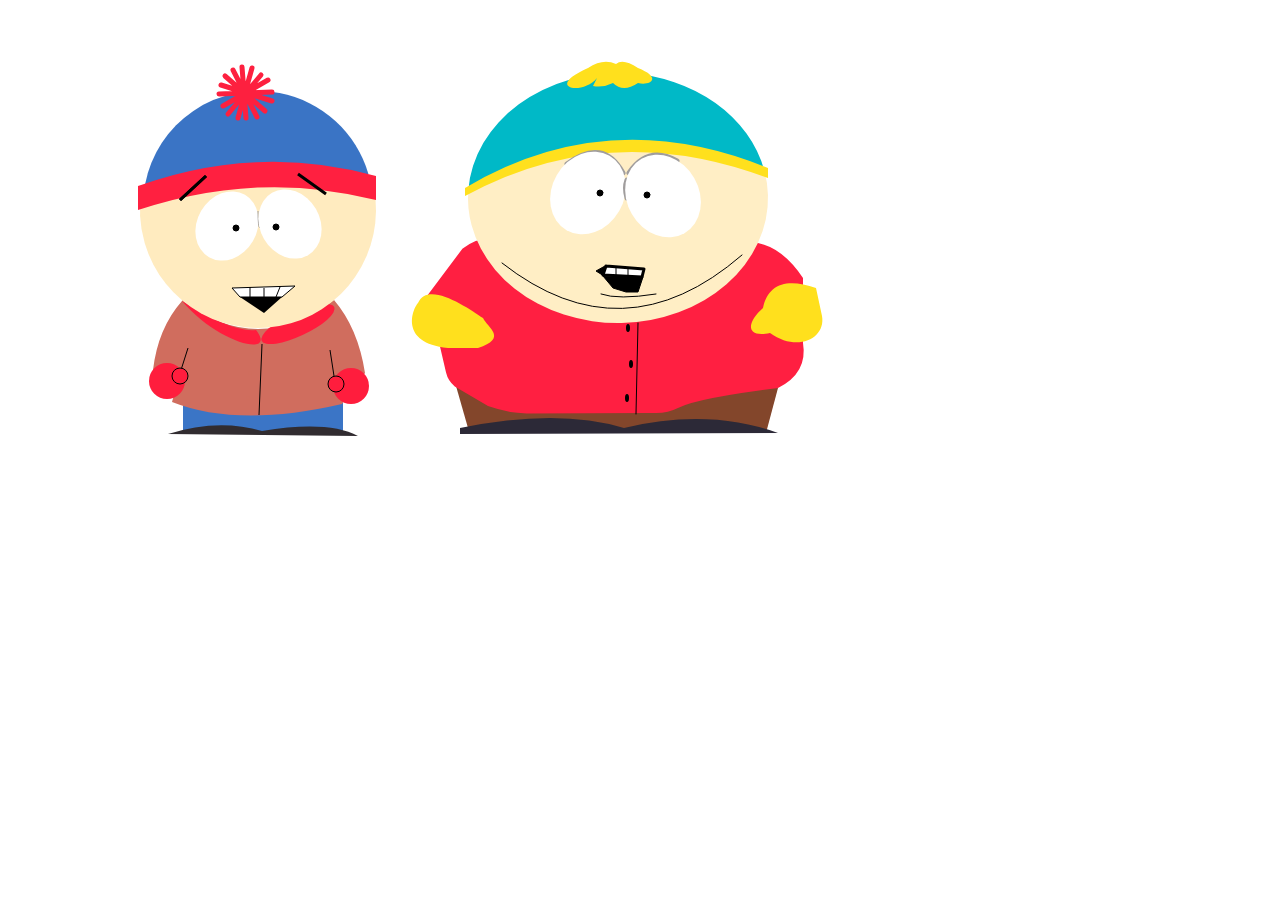
<file: lw14/index.html>
<!DOCTYPE html>
<html lang="en">
    
<head>
    <meta charset="UTF-8">
    <meta http-equiv="X-UA-Compatible" content="IE=edge">
    <meta name="viewport" content="width=device-width, initial-scale=1.0">
    <title>Lw14</title>
</head>

<body>
    <canvas id="canvas" width="1000" height="600"></canvas>
    <script src="main.js"></script>
</body>

</html>
</file>
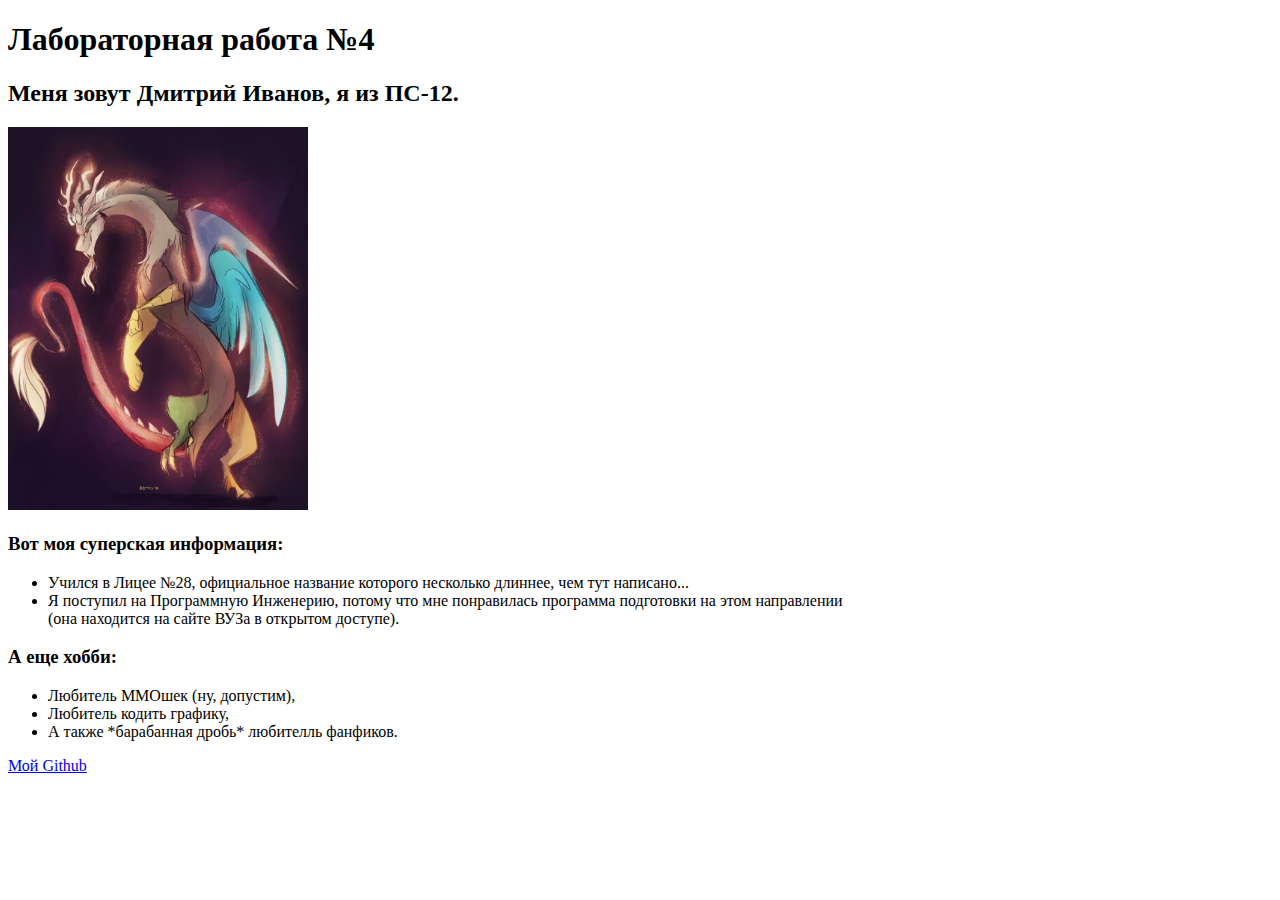
<file: lw4/index.html>
<!DOCTYPE html>
<html lang="ru">

<head>
    <meta charset="utf-8">
    <title>Приветик</title>
</head>

<body>
    <header>
        <h1>Лабораторная работа  №4</h1>
    </header>
    <main>
        <h2>Меня зовут Дмитрий Иванов, я из ПС-12.</h2>
        <img src="images/avatar.jpg" alt="avatar" width="300"/>
        <section>
            <h3>Вот моя суперская информация:</h3>
            <ul>
                <li>Учился в Лицее №28, официальное название которого несколько длиннее, чем тут написано...</li>
                <li>Я поступил на Программную Инженерию, потому что мне понравилась программа подготовки на этом направлении<br/>
                    (она находится  на сайте ВУЗа в открытом доступе).
                </li>
            </ul>
        </section>
        <section>
            <h3>А еще хобби:</h3>
            <ul>
                <li>Любитель ММОшек (ну, допустим),</li>
                <li>Любитель кодить графику,</li>
                <li>А также *барабанная дробь* любителль фанфиков.</li>
            </ul>
        </section>
    </main>
    <footer> 
        <a href="https://github.com/daug32/">
            Мой Github
        </a>
    </footer>
</body>

</html>
</file>
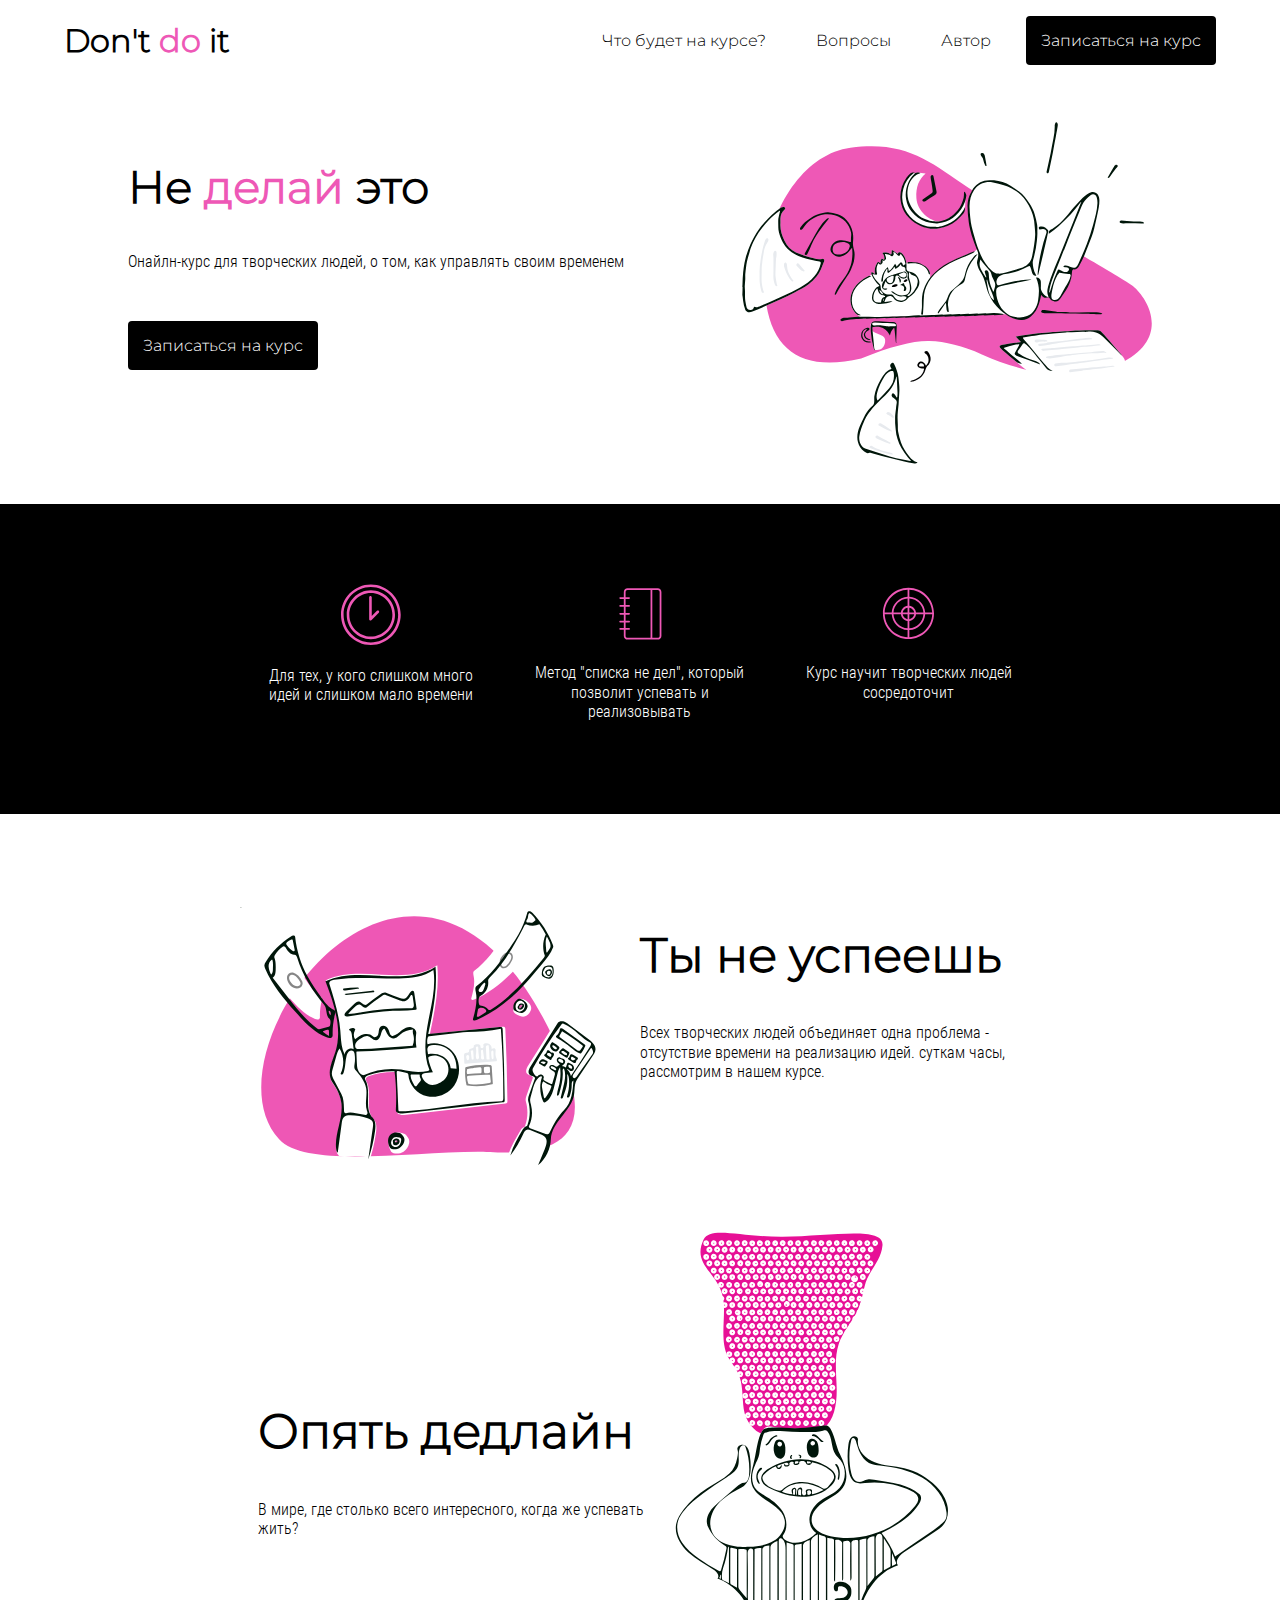
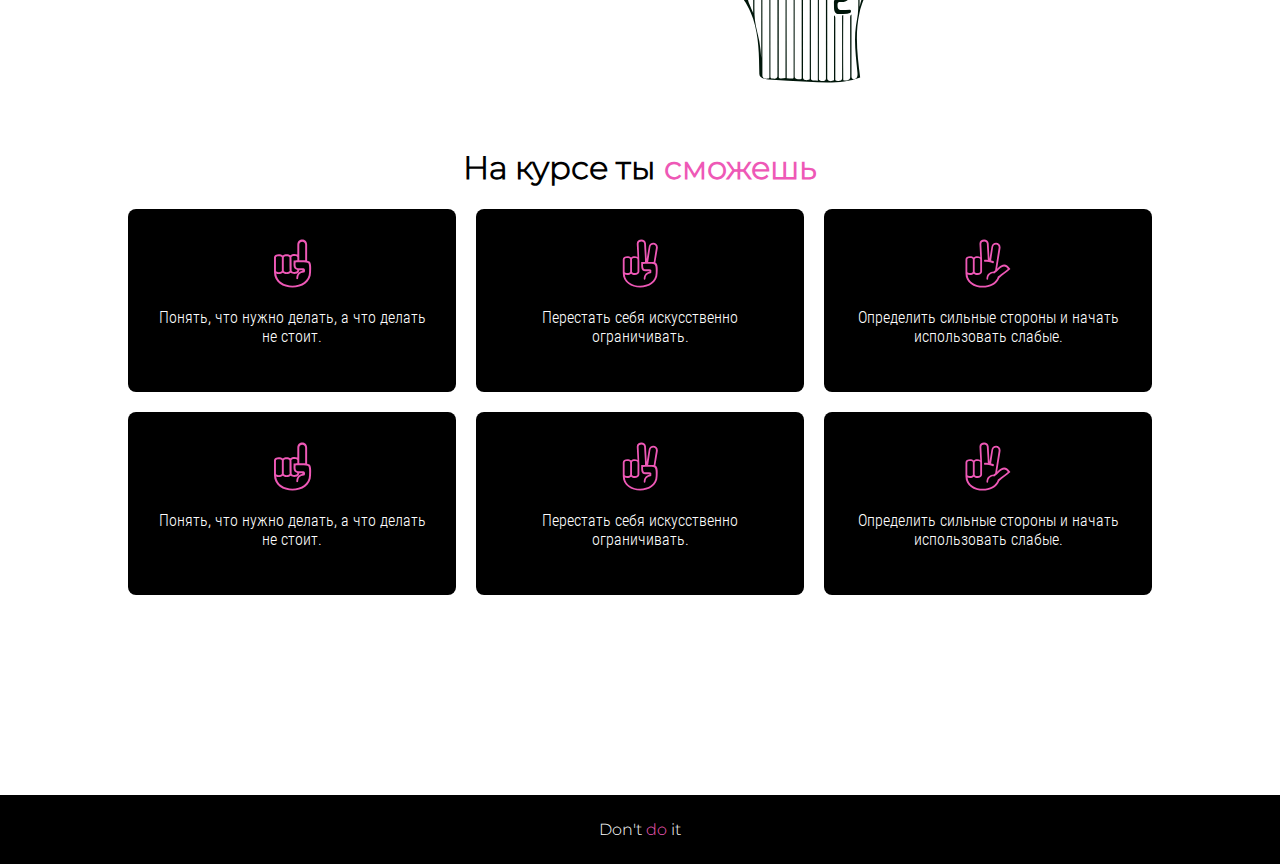
<file: lw5/index.html>
<!DOCTYPE html>
<html lang="ru">
<head>
    <meta name="viewport" content="width=device-width, initial-scale=1.0">
    <link rel="stylesheet" href="styles/style.css" />
    <meta charset="UTF-8">
    <title>LabWork 5</title>
</head>
<body>

    <header class="header">
        <h1 class="title">Don't <span class="marked-text">do</span> it</h1>
        <section class="header__ref-container">
            <a href="" class="header__nav-ref title">Что будет на курсе?</a>
            <a href="" class="header__nav-ref title">Вопросы</a>
            <a href="" class="header__nav-ref title">Автор</a>
            <a href="" class="header__nav-ref course-button title">Записаться на курс</a>
        </section>
    </header>

    <main>
        <div class="top">
            <section class="top__section">
                <h2 class="top__header title">
                    Не <span class="title marked-text">делай</span> это
                </h2>
                <p class="top__text text">
                    Онайлн-курс для творческих людей, о том, как управлять своим временем
                </p>
                <a href="" class="course-button title">
                    Записаться на курс
                </a>
            </section>
            <img class="top__img" src="images/ChillMan.svg" alt="" />
        </div>
        
        <div class="marked-line">

            <div class="marked-line__item">
                <img class="marked-line__item-img" src="images/Clock.svg" alt="">
                <p class="marked-line__item-text text">
                    Для тех, у кого слишком много идей и слишком мало времени
                </p>
            </div>
            <div class="marked-line__item">
                <img class="marked-line__item-img" src="images/Notebook.svg" alt="">
                <p class="marked-line__item-text text">
                    Метод "списка не дел", который позволит успевать и реализовывать
                </p>
            </div>
            <div class="marked-line__item">
                <img class="marked-line__item-img" src="images/Target.svg" alt="">
                <p class="marked-line__item-text text">
                    Курс научит творческих людей сосредоточит
                </p>
            </div>

        </div>

        <div class="block">
            <img src="images/Finances.svg" alt="" class="block__img" />
            <section>
                <h2 class="block__header title">Ты не успеешь</h2>
                <p class="block__text text">
                    Всех творческих людей объединяет одна проблема - отсутствие времени на 
                    реализацию идей.  суткам часы, рассмотрим в нашем курсе.
                </p>
            </section>
        </div>

        <div class="block">
            <section>
                <h2 class="block__header title">Опять дедлайн</h2>
                <p class="block__text text">
                    В мире, где столько всего интересного, когда же успевать жить?
                </p>
            </section>
            <img src="images/MindBlowing.svg" alt="" class="block__img" />
        </div>

        <div class="abilities">
            <h1 class="abilities__header title">
                На курсе ты <span class="marked-text title">сможешь</span>
            </h1>
            <div class="abilities__container">
                
                <div class="abilities__item">
                    <img class="abilites__item-img" src="images/Finger1.svg" alt="">
                    <p class="abilities__item-text text">
                        Понять, что нужно делать, а что делать не стоит.
                    </p>
                </div>
                <div class="abilities__item">
                    <img class="abilites__item-img" src="images/Finger2.svg" alt="">
                    <p class="abilities__item-text text">
                        Перестать себя искусственно ограничивать.
                    </p>
                </div>
                <div class="abilities__item">
                    <img class="abilites__item-img" src="images/Finger3.svg" alt="">
                    <p class="abilities__item-text text">
                        Определить сильные стороны и начать использовать слабые.
                    </p>
                </div>
                <div class="abilities__item">
                    <img class="abilites__item-img" src="images/Finger1.svg" alt="">
                    <p class="abilities__item-text text">
                        Понять, что нужно делать, а что делать не стоит.
                    </p>
                </div>
                <div class="abilities__item">
                    <img class="abilites__item-img" src="images/Finger2.svg" alt="">
                    <p class="abilities__item-text text">
                        Перестать себя искусственно ограничивать.
                    </p>
                </div>
                <div class="abilities__item">
                    <img class="abilites__item-img" src="images/Finger3.svg" alt="">
                    <p class="abilities__item-text text">
                        Определить сильные стороны и начать использовать слабые.
                    </p>
                </div>
                
            </div>
        </div>
    </main>

    <footer class="footer">
        <p class="footer__logo title">Don't <span class="marked-text title">do</span> it</px>
    </footer>

</body>
</html>
</file>
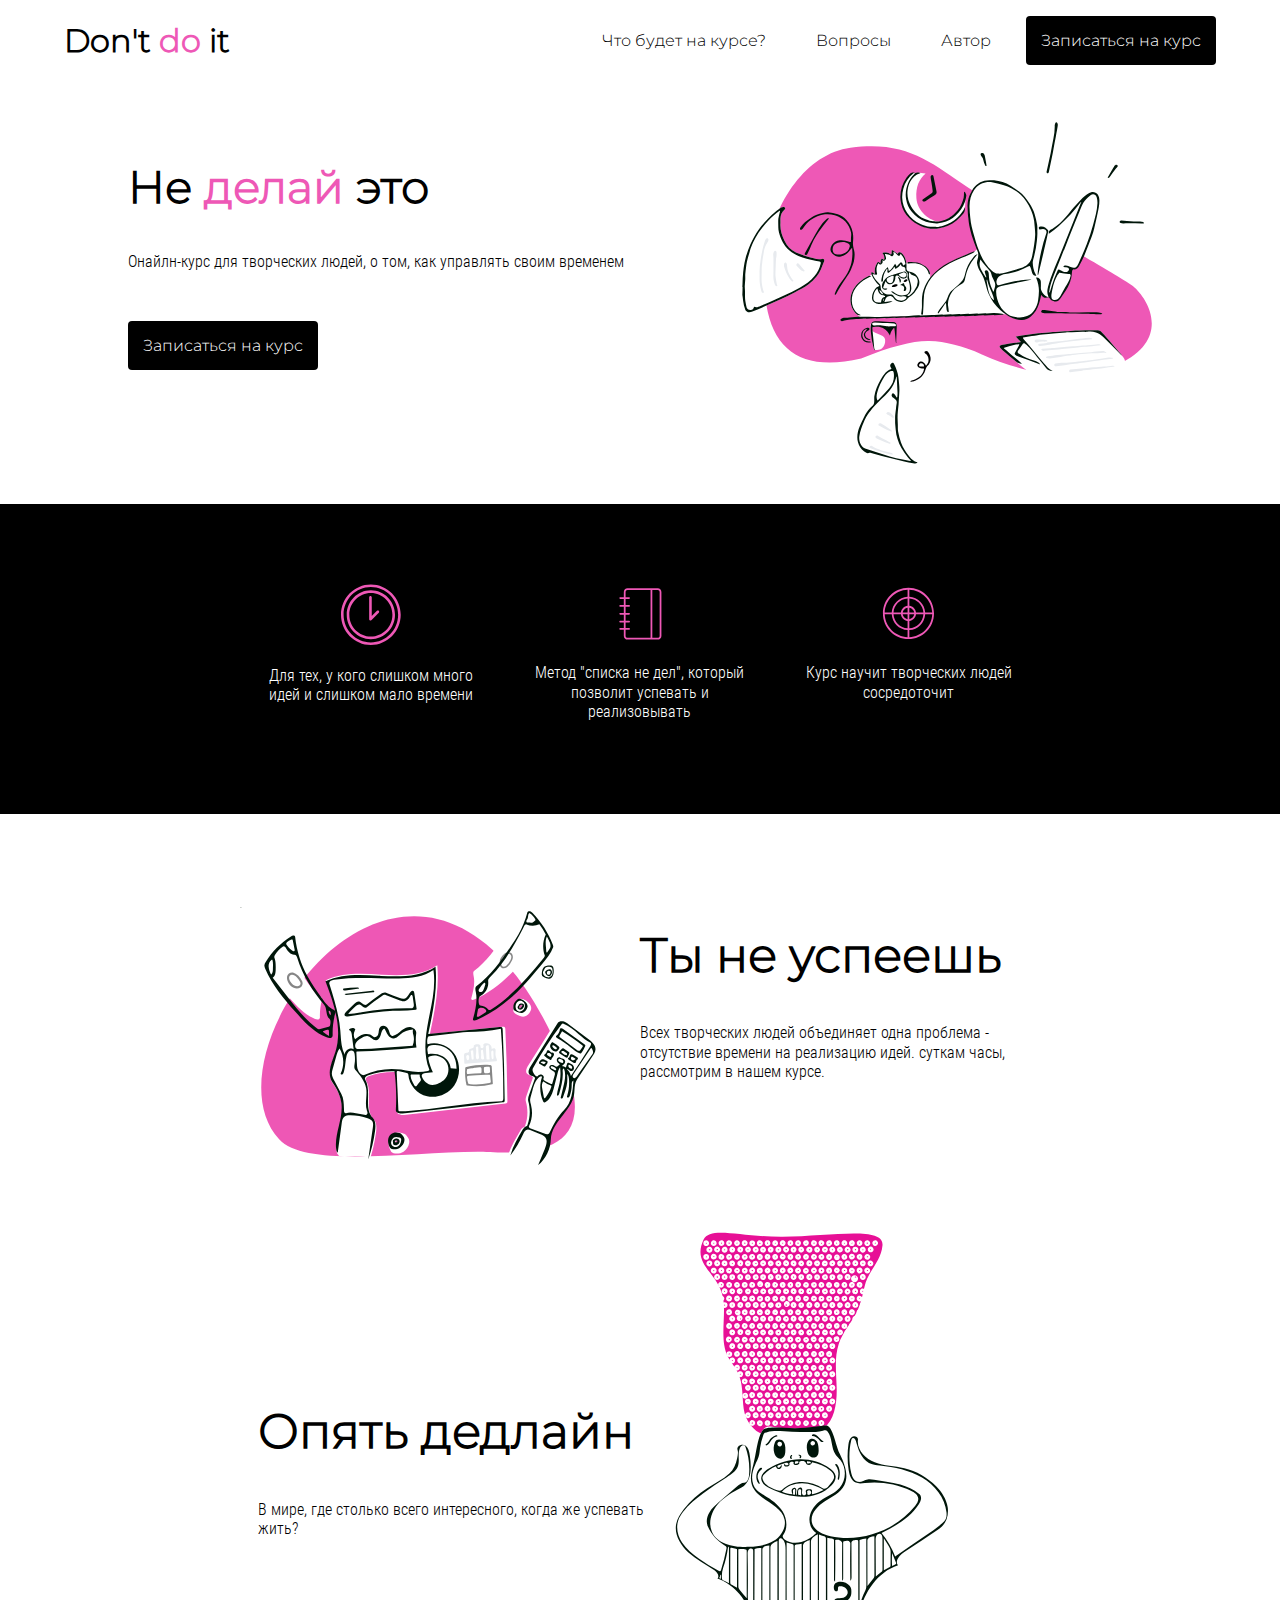
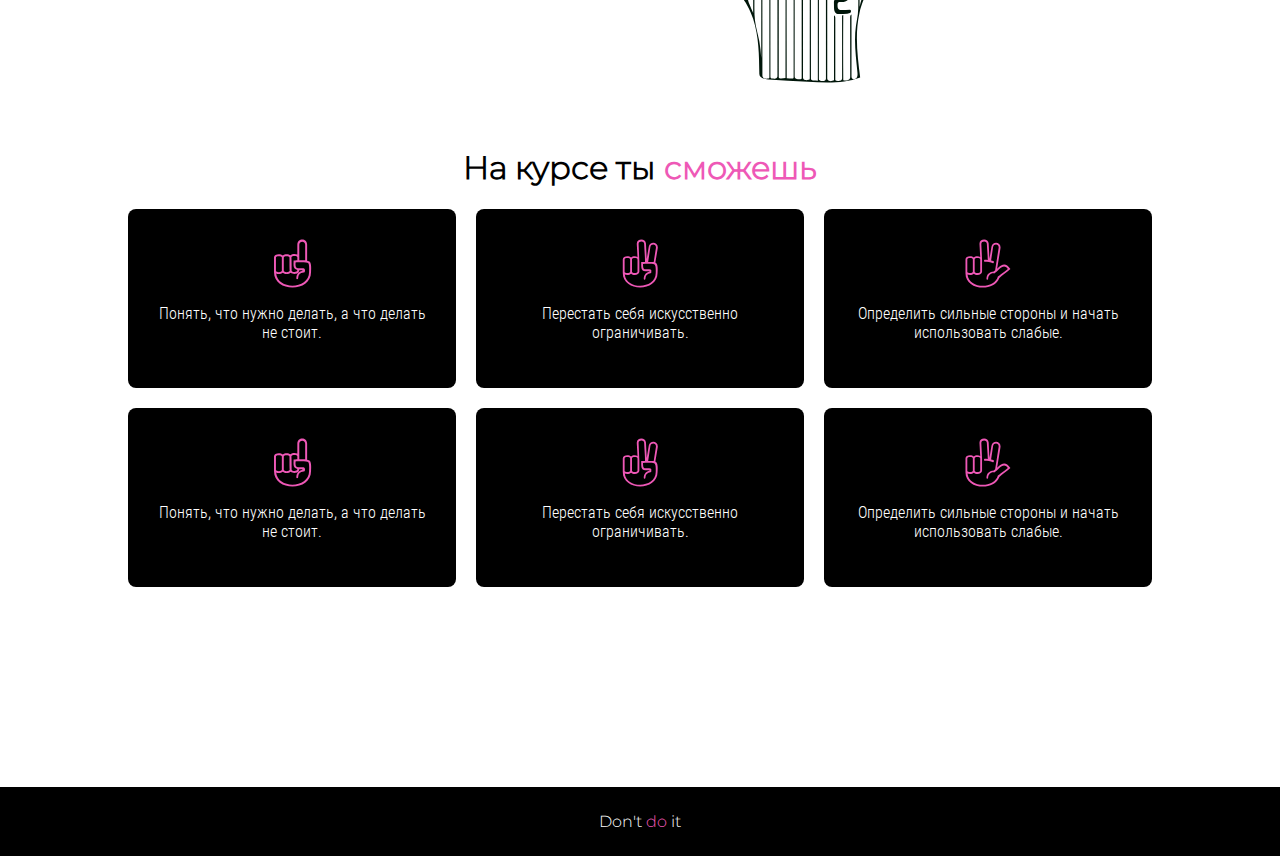
<file: lw7/index.html>
<html lang="ru">
<head>
    <meta name="viewport" content="width=device-width, initial-scale=1.0">
    <link rel="stylesheet" href="styles/style.css" />
    <meta charset="UTF-8">
    <title>LabWork 5</title>
</head>
<body>

    <header class="header">
        <h1 class="title">Don't <span class="marked-text">do</span> it</h1>
        <section class="header__ref-container">
            <a href="" class="header__nav-ref title">Что будет на курсе?</a>
            <a href="" class="header__nav-ref title">Вопросы</a>
            <a href="" class="header__nav-ref title">Автор</a>
            <a href="#enroll" class="header__nav-ref course-button title">Записаться на курс</a>
        </section>
    </header>

    <main>
        <div class="top">
            <section class="top__section">
                <h2 class="top__header title">
                    Не <span class="title marked-text">делай</span> это
                </h2>
                <p class="top__text text">
                    Онайлн-курс для творческих людей, о том, как управлять своим временем
                </p>
                <a href="#enroll" class="course-button title">
                    Записаться на курс
                </a>
            </section>
            <img class="top__img" src="images/ChillMan.svg" alt="" />
        </div>
        
        <div class="marked-line">

            <div class="marked-line__item">
                <img class="marked-line__item-img" src="images/Clock.svg" alt="">
                <p class="marked-line__item-text text">
                    Для тех, у кого слишком много идей и слишком мало времени
                </p>
            </div>
            <div class="marked-line__item">
                <img class="marked-line__item-img" src="images/Notebook.svg" alt="">
                <p class="marked-line__item-text text">
                    Метод "списка не дел", который позволит успевать и реализовывать
                </p>
            </div>
            <div class="marked-line__item">
                <img class="marked-line__item-img" src="images/Target.svg" alt="">
                <p class="marked-line__item-text text">
                    Курс научит творческих людей сосредоточит
                </p>
            </div>

        </div>

        <div class="block">
            <img src="images/Finances.svg" alt="" class="block__img" />
            <section>
                <h2 class="block__header title">Ты не успеешь</h2>
                <p class="block__text text">
                    Всех творческих людей объединяет одна проблема - отсутствие времени на 
                    реализацию идей.  суткам часы, рассмотрим в нашем курсе.
                </p>
            </section>
        </div>

        <div class="block">
            <section>
                <h2 class="block__header title">Опять дедлайн</h2>
                <p class="block__text text">
                    В мире, где столько всего интересного, когда же успевать жить?
                </p>
            </section>
            <img src="images/MindBlowing.svg" alt="" class="block__img" />
        </div>

        <div class="abilities">
            <h1 class="abilities__header title">
                На курсе ты <span class="marked-text title">сможешь</span>
            </h1>
            <div class="abilities__container">
                
                <div class="abilities__item">
                    <img class="abilites__item-img" src="images/Finger1.svg" alt="">
                    <p class="abilities__item-text text">
                        Понять, что нужно делать, а что делать не стоит.
                    </p>
                </div>
                <div class="abilities__item">
                    <img class="abilites__item-img" src="images/Finger2.svg" alt="">
                    <p class="abilities__item-text text">
                        Перестать себя искусственно ограничивать.
                    </p>
                </div>
                <div class="abilities__item">
                    <img class="abilites__item-img" src="images/Finger3.svg" alt="">
                    <p class="abilities__item-text text">
                        Определить сильные стороны и начать использовать слабые.
                    </p>
                </div>
                <div class="abilities__item">
                    <img class="abilites__item-img" src="images/Finger1.svg" alt="">
                    <p class="abilities__item-text text">
                        Понять, что нужно делать, а что делать не стоит.
                    </p>
                </div>
                <div class="abilities__item">
                    <img class="abilites__item-img" src="images/Finger2.svg" alt="">
                    <p class="abilities__item-text text">
                        Перестать себя искусственно ограничивать.
                    </p>
                </div>
                <div class="abilities__item">
                    <img class="abilites__item-img" src="images/Finger3.svg" alt="">
                    <p class="abilities__item-text text">
                        Определить сильные стороны и начать использовать слабые.
                    </p>
                </div>
                
            </div>
        </div>
        
    </main>

    <footer class="footer">
        <p class="footer__logo title">Don't <span class="marked-text title">do</span> it</px>
    </footer>

</body>
</html>
</file>
<file: lw5/styles/style.css>
@font-face
{
    font-family: headerFont;
    src: url("../fonts/Montserrat-Light.ttf");
}

@font-face
{
    font-family: mainFont;
    src: url("../fonts/RobotoCondensed-Light.ttf");
}

html 
{
    scroll-behavior: smooth;
}

body
{
    margin: 0;
}

.text 
{
    color: black;
    text-decoration: none;
    font-family: mainFont; 
    line-height: 1.2;
}

.title 
{
    font-family: headerFont;
}

.marked-text
{
    color: rgb(238, 88, 182);
}

/*==================================================
-------------------- header ------------------------
====================================================*/

.header
{
    width: 90%;
    margin: 0 auto;
    display: flex;
    align-items: center;
    flex-direction: row;
    justify-content: space-between;
}

.header__ref-container
{
    display: grid;
    column-gap: 20px;
    grid-template-rows: 1fr;
    grid-template-columns: repeat(4, auto);
}

.header__nav-ref
{
    padding: 15px;
    color: black;   
    font-weight: 500;
    text-align: center;
    text-decoration: none;
}

.course-button  
{
    border: none;
    padding: 15px;
    color: white; 
    border-radius: 4px;
    text-decoration: none;
    background-color: black;
}

@media screen and (max-width: 450px)
{
    .header
    {
        margin: 20px 0;
    }

    .header__nav-ref
    {
        text-align: start;
    }

    .header__ref-container
    {
        margin-left: 10%;
        width: fit-content;
        align-self: flex-start;
        grid-template-columns: repeat(1, auto);
    }
}

@media screen and (max-width: 800px) 
{
    .header
    {
        width: 100%;
        flex-direction: column;
    }

    .header__ref-container
    {
        margin: 0 3%;
    }
}    

/*==================================================
-------------------- top -------------------------
====================================================*/

.top 
{
    width: 80%;
    margin: 40px auto;
    display: flex;
    flex-direction: row;
    justify-content: space-between;
}

.top__header
{
    font-size: 5vmin;
    max-width: 500px
}

.top__text
{
    margin-bottom: 65px;
}

.top__img
{
    width: 40%;
} 

@media screen and (max-width: 800px)
{
    .top 
    {
        margin-bottom: 70px;
        align-items: center;
        flex-direction: column-reverse;
    }

    .top__header
    {
        font-size: 40px;
        text-align: center;
    }

    .top__img
    {
        width: 100%;
    }

    .top__text
    {
        margin-bottom: 40px;
    }
}

/*==================================================
---------------- marked-line ---------------------
====================================================*/

.marked-line
{
    padding: 50px 20%;
    display: flex;
    background-color: black;
    justify-content: space-between;
}

.marked-line__item 
{
    width: 30%;
    height: 150px;
    padding: 30px 0;
    display: flex;
    align-items: center;
    flex-direction: column;
}

.marked-line__item-img 
{
    width: 60px;
    margin-bottom: 20px;
}

.marked-line__item-text
{
    margin: 0;
    width: 100%;
    color: white;
    text-align: center;
}

@media screen and (max-width: 800px)
{
    .marked-line
    {
        align-items: flex-start;
        flex-direction: column;
    }

    .marked-line__item
    {
        width: 100%;
    }
}

/*==================================================
------------------- block ------------------------
====================================================*/

.block
{
    width: 70%;
    margin: 0 auto 40px;
    display: flex;
    flex-direction: row;
    align-items: center;
    justify-content: center;
}

.block__img
{
    max-height: 500px;
    max-width: 400px;
}

.block__header
{
    font-size: 48px;
}

.block__text 
{
    max-width: 400px;
}

@media screen and (max-width: 800px)
{
    .block
    {
        flex-direction: column;
    }

    .block__img
    {
        width: 100vw;
    }

    .block__header
    {
        font-size: 30px;
        text-align: center;
    }

    .block section
    {
        margin: 0 auto;
    }
}

/*==================================================
------------------- abilities --------------------
====================================================*/

.abilities
{
    width: 80%;
    margin: 0 auto;
    text-align: center;
}

.abilities__container
{
    gap: 20px;
    width: 100%;
    display: grid;
    grid-template-rows: 1fr 1fr;
    grid-template-columns: repeat(3, 1fr);
}

.abilities__item
{
    padding: 30px;
    border-radius: 8px;
    background-color: black;
}

.abilities__item-text
{
    color: white;
}

@media screen and (max-width: 800px)
{
    .abilities__container
    {
        grid-template-columns: 1fr 1fr;
    }
}

@media screen and (max-width: 450px)
{
    .abilities__container
    {
        grid-template-columns: 1fr;
    }
}

/*==================================================
-------------------- enroll ------------------------
====================================================*/

#enroll
{
    margin: 100px auto;
    width: min(600px, 90%);
    display: flex;
    align-items: center;
    flex-direction: column;
}

.enroll__img
{
    width: min(400px, 90%);
}

.enroll__form
{
    display: flex;
    flex-direction: column;
}

.enroll__input, .enroll__select
{
    padding: 15px;
    margin: 10px 0;
    border-radius: 4px;
    box-sizing: border-box;
    border: 1.4px solid #C0C0C0;
    appearance: none;
    background-image: url("/images/Arrow.png");
    background-size:
      15px 7px,
      5px 5px,
      2.5em 2.5em;
    background-repeat: no-repeat;
    background-position:
    calc(100% - 20px) 50%,
    calc(100% - 15px) calc(1em + 2px),
    100% 0;
}

.enroll__input::placeholder
{
    font-family: headerFont;
}

.enroll__checkbox
{
    width: 20px;
    height: 20px;
}

.enroll__labeled-input
{
    margin: 10px 0; 
    display: flex;
    flex-direction: row;
    justify-content: space-between;
    align-items: center;
}

/*==================================================
-------------------- footer ------------------------
====================================================*/

.footer
{
    padding: 25px 0;
    margin-top: 200px;
    background-color: black;
}

.footer__logo
{
    text-align: center;
    margin: 0;
    color: white;
}

@media screen and (max-width: 800px)
{
    .footer
    {
        margin-top: 50px;
    }
}

/*==================================================
-------------------- enroll ------------------------
====================================================*/

.get-web-interface
{
    margin: 30px;
}

.get-web-interface__input
{
    width: 300px;
    padding: 15px;
    margin: 10px 50px 10px 0;
    border-radius: 4px;    
    border: 1.4px solid #C0C0C0;
}

.get-web-interface__subscribe
{
    border: none;
    width: 300px;
    padding: 15px;
    color: white; 
    border-radius: 4px;
    background-color: black;
}
</file>
<file: lw7/styles/style.css>
@font-face
{
    font-family: headerFont;
    src: url("../fonts/Montserrat-Light.ttf");
}

@font-face
{
    font-family: mainFont;
    src: url("../fonts/RobotoCondensed-Light.ttf");
}

html 
{
    scroll-behavior: smooth;
}

body
{
    margin: 0;
}

.text 
{
    color: black;
    text-decoration: none;
    font-family: mainFont; 
    line-height: 1.2;
}

.title 
{
    font-family: headerFont;
}

.marked-text
{
    color: rgb(238, 88, 182);
}

/*==================================================
-------------------- header ------------------------
====================================================*/

.header
{
    width: 90%;
    margin: 0 auto;
    display: flex;
    align-items: center;
    flex-direction: row;
    justify-content: space-between;
}

.header__ref-container
{
    display: grid;
    column-gap: 20px;
    grid-template-rows: 1fr;
    grid-template-columns: repeat(4, auto);
}

.header__nav-ref
{
    padding: 15px;
    color: black;   
    font-weight: 500;
    text-align: center;
    text-decoration: none;
}

.course-button  
{
    border: none;
    padding: 15px;
    color: white; 
    border-radius: 4px;
    text-decoration: none;
    background-color: black;
}

@media screen and (max-width: 450px)
{
    .header
    {
        margin: 20px 0;
    }

    .header__nav-ref
    {
        text-align: start;
    }

    .header__ref-container
    {
        margin-left: 10%;
        width: fit-content;
        align-self: flex-start;
        grid-template-columns: repeat(1, auto);
    }
}

@media screen and (max-width: 800px) 
{
    .header
    {
        width: 100%;
        flex-direction: column;
    }

    .header__ref-container
    {
        margin: 0 3%;
    }
}    

/*==================================================
-------------------- top -------------------------
====================================================*/

.top 
{
    width: 80%;
    margin: 40px auto;
    display: flex;
    flex-direction: row;
    justify-content: space-between;
}

.top__header
{
    font-size: 5vmin;
    max-width: 500px
}

.top__text
{
    margin-bottom: 65px;
}

.top__img
{
    width: 40%;
} 

@media screen and (max-width: 800px)
{
    .top 
    {
        margin-bottom: 70px;
        align-items: center;
        flex-direction: column-reverse;
    }

    .top__header
    {
        font-size: 40px;
        text-align: center;
    }

    .top__img
    {
        width: 100%;
    }

    .top__text
    {
        margin-bottom: 40px;
    }
}

/*==================================================
---------------- marked-line ---------------------
====================================================*/

.marked-line
{
    padding: 50px 20%;
    display: flex;
    background-color: black;
    justify-content: space-between;
}

.marked-line__item 
{
    width: 30%;
    height: 150px;
    padding: 30px 0;
    display: flex;
    align-items: center;
    flex-direction: column;
}

.marked-line__item-img 
{
    width: 60px;
    margin-bottom: 20px;
}

.marked-line__item-text
{
    margin: 0;
    width: 100%;
    color: white;
    text-align: center;
}

@media screen and (max-width: 800px)
{
    .marked-line
    {
        align-items: flex-start;
        flex-direction: column;
    }

    .marked-line__item
    {
        width: 100%;
    }
}

/*==================================================
------------------- block ------------------------
====================================================*/

.block
{
    width: 70%;
    margin: 0 auto 40px;
    display: flex;
    flex-direction: row;
    align-items: center;
    justify-content: center;
}

.block__img
{
    max-height: 500px;
    max-width: 400px;
}

.block__header
{
    font-size: 48px;
}

.block__text 
{
    max-width: 400px;
}

@media screen and (max-width: 800px)
{
    .block
    {
        flex-direction: column;
    }

    .block__img
    {
        width: 100vw;
    }

    .block__header
    {
        font-size: 30px;
        text-align: center;
    }

    .block section
    {
        margin: 0 auto;
    }
}

/*==================================================
------------------- abilities --------------------
====================================================*/

.abilities
{
    width: 80%;
    margin: 0 auto;
    text-align: center;
}

.abilities__container
{
    gap: 20px;
    width: 100%;
    display: grid;
    grid-template-rows: 1fr 1fr;
    grid-template-columns: repeat(3, 1fr);
}

.abilities__item
{
    padding: 30px;
    border-radius: 8px;
    background-color: black;
}

.abilities__item-text
{
    color: white;
}

@media screen and (max-width: 800px)
{
    .abilities__container
    {
        grid-template-columns: 1fr 1fr;
    }
}

@media screen and (max-width: 450px)
{
    .abilities__container
    {
        grid-template-columns: 1fr;
    }
}

/*==================================================
-------------------- footer ------------------------
====================================================*/

.footer
{
    padding: 25px 0;
    margin-top: 200px;
    background-color: black;
}

.footer__logo
{
    text-align: center;
    margin: 0;
    color: white;
}

@media screen and (max-width: 800px)
{
    .footer
    {
        margin-top: 50px;
    }
}

/*==================================================
-------------------- enroll ------------------------
====================================================*/

.get-web-interface
{
    margin: 30px;
}

.get-web-interface__input
{
    width: 300px;
    padding: 15px;
    margin: 10px 50px 10px 0;
    border-radius: 4px;    
    border: 1.4px solid #C0C0C0;
}

.get-web-interface__subscribe
{
    border: none;
    width: 300px;
    padding: 15px;
    color: white; 
    border-radius: 4px;
    background-color: black;
}
</file>
